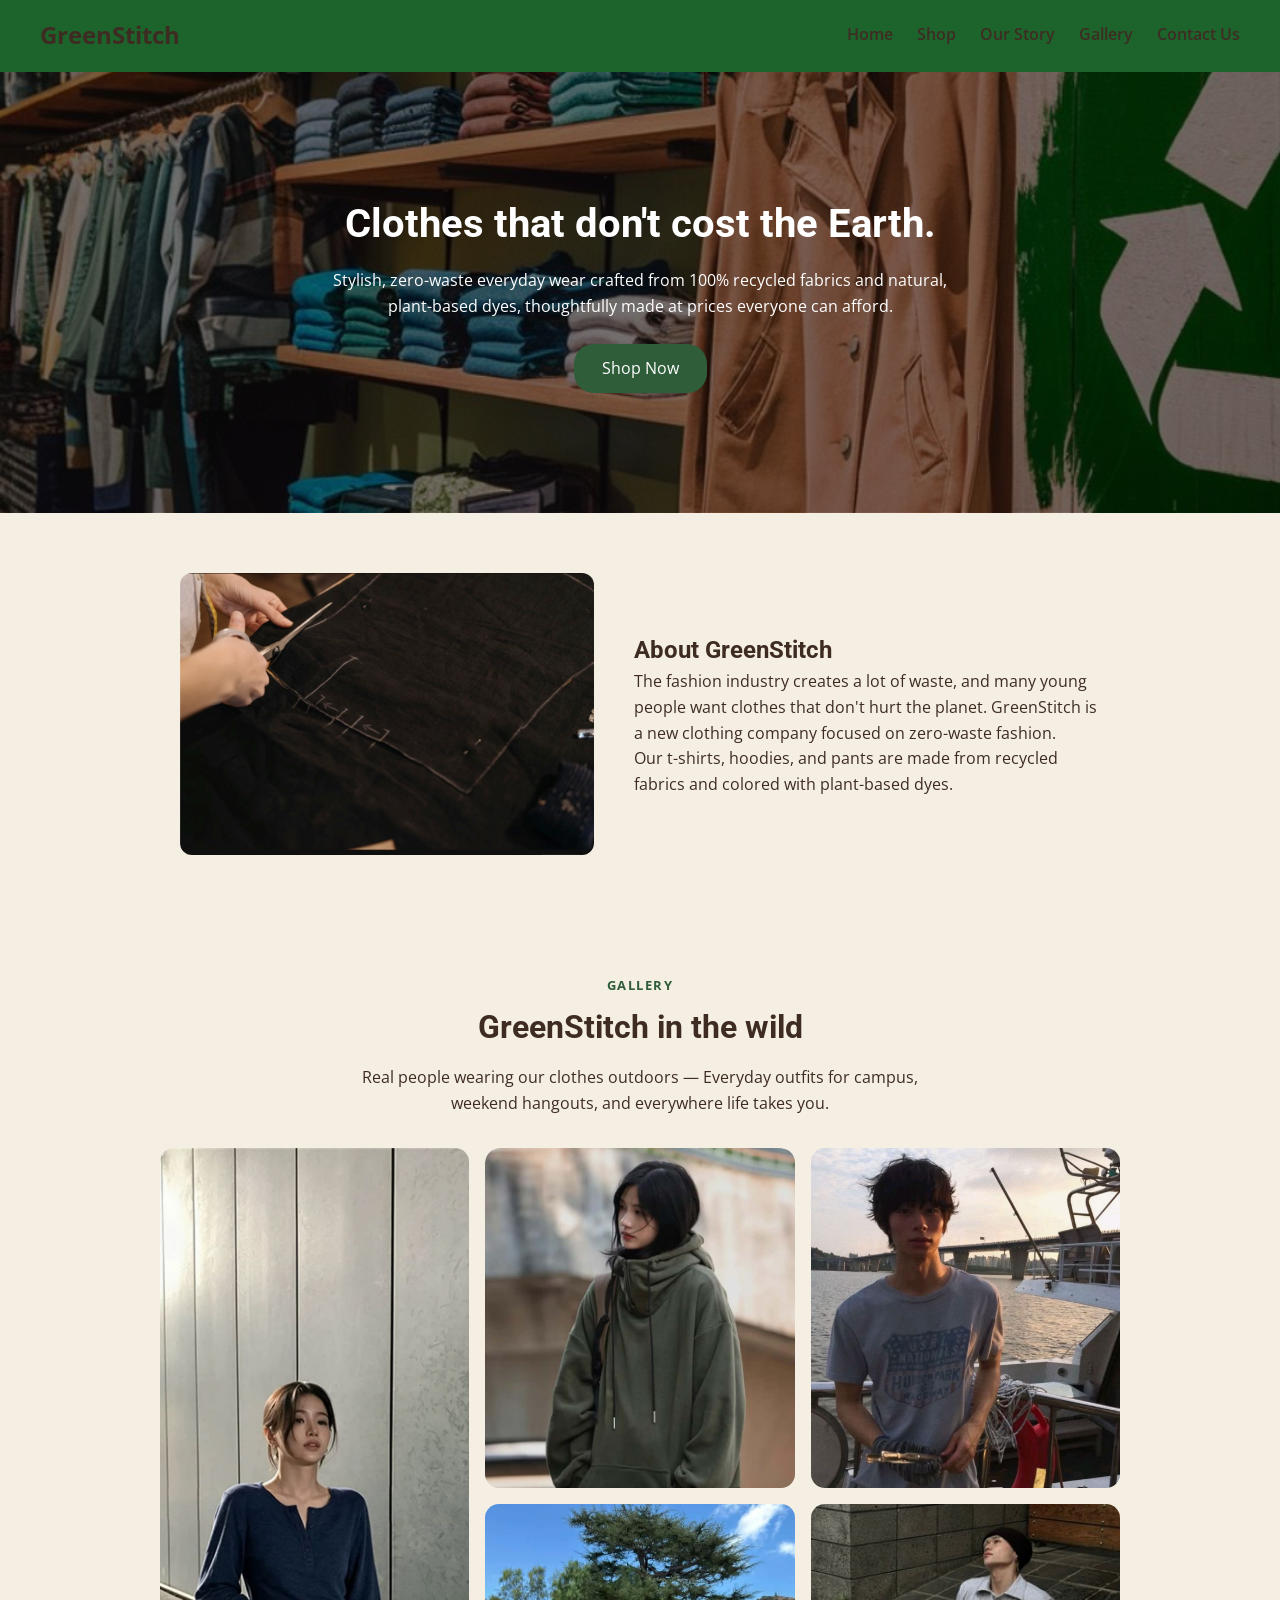
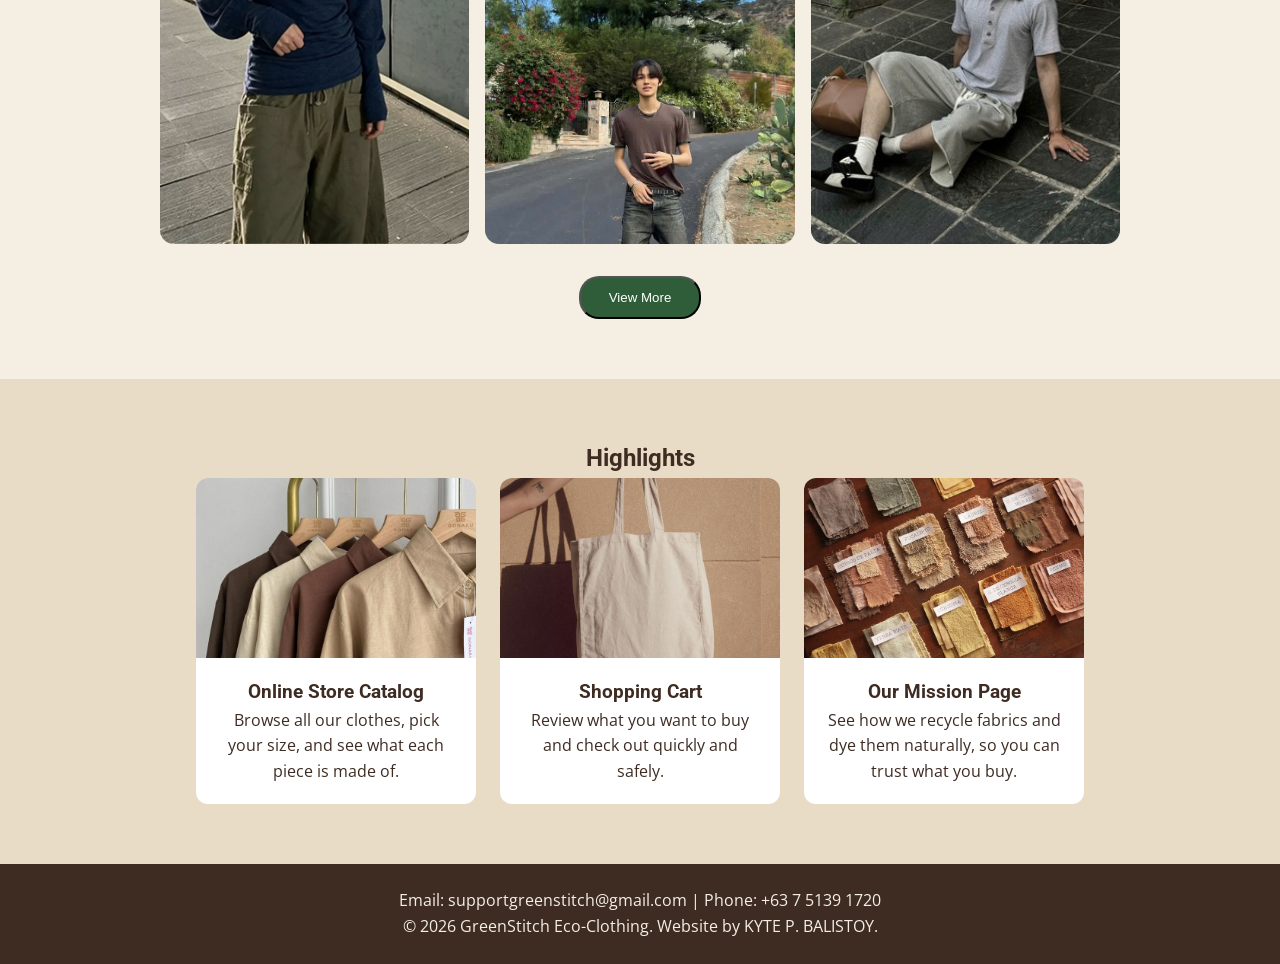
<file: index.html>
<!DOCTYPE html>
<html lang="en">

<head>
    <meta charset="UTF-8">
    <meta name="viewport" content="width=device-width, initial-scale=1.0">
    <title>GreenStitch | Eco-Friendly Clothing</title>
    <link href="https://fonts.googleapis.com/css2?family=Open+Sans:wght@400;600&family=Roboto:wght@500;700&display=swap"
        rel="stylesheet">
    <link rel="stylesheet" href="css/style.css">
</head>

<body>

    <!-- Header and Navigation -->
    <header>
        <a href="index.html" class="logo">GreenStitch</a>
        <nav>
            <ul>
                <li><a href="index.html">Home</a></li>
                <li><a href="#">Shop</a></li>
                <li><a href="#">Our Story</a></li>
                <li><a href="#">Gallery</a></li>
                <li><a href="#">Contact Us</a></li>
            </ul>
        </nav>
    </header>

    <main>

        <!-- Hero Section -->
        <section class="hero">
            <h1>Clothes that don't cost the Earth.</h1>
            <p>Stylish, zero-waste everyday wear crafted from 100% recycled fabrics and natural, plant-based dyes,
                thoughtfully made at prices everyone can afford.</p>
            <a href="#" class="button">Shop Now</a>
        </section>

        <!-- About Section -->
        <section class="about">
            <img src="images/about.jpg" alt="People dyeing fabric with flowers under a wooden shelter">
            <div class="about-text">
                <h2>About GreenStitch</h2>
                <p>The fashion industry creates a lot of waste, and many young people want clothes that don't hurt the
                    planet. GreenStitch is a new clothing company focused on zero-waste fashion.</p>
                <p>Our t-shirts, hoodies, and pants are made from recycled fabrics and colored with plant-based dyes.
                </p>
            </div>
        </section>

        <!-- GALLERY -->
        <section id="gallery">
            <div class="container">
                <p class="eyebrow">Gallery</p>
                <h2 class="section-title">GreenStitch in the wild</h2>
                <p class="section-intro">Real people wearing our clothes outdoors &mdash; Everyday outfits for campus,
                    weekend hangouts, and everywhere life takes you.</p>
                <div class="gallery-grid" id="galleryGrid">
                    <img class="tall" src="images/bluegirl.jpg" alt="girl wearing blue">
                    <img src="images/girlolive.jpg" alt="Girl wearing olive jacket">
                    <img src="images/messy.jpg" alt="messy boy">
                    <img src="images/sean.jpg" alt="Sean from cortis">
                    <img src="images/gray.jpg" alt="Boy wearing gray">

                    <!-- Hidden until View More is clicked -->
                    <img class="extra-gallery" src="images/black.jpg" alt="Classic recycled denim">
                    <img class="extra-gallery" src="images/blueboy.jpg" alt="Indigo straight-leg jeans">
                    <img class="extra-gallery" src="images/green.jpg" alt="boy wearing green">
                    <img class="extra-gallery" src="images/boywhite.jpg" alt="Clay bomber jacket">
                    <img class="extra-gallery" src="images/brownboy.jpg" alt="Sand graphic tee">
                    <img class="extra-gallery" src="images/cool.jpg" alt="cool guy">
                    <img class="extra-gallery" src="images/boyclay.jpg" alt="boy wearing gray">
                    <img class="extra-gallery" src="images/orange.jpg" alt="boy wearing orange">
                    <img class="extra-gallery" src="images/red.jpg" alt="boy wearing red">
                    <img class="extra-gallery" src="images/style.jpg" alt="stylish boy">
                    <img class="extra-gallery" src="images/white.jpg" alt="boy with white">
                    <img class="extra-gallery" src="images/guy.jpg" alt="guy">
                </div>
                <div class="gallery-actions">
                    <button type="button" class="button" id="viewMoreBtn">View More</button>
                </div>
            </div>
        </section>

        <!-- Highlights Section -->
        <section class="highlights">
            <h2>Highlights</h2>
            <div class="cards">
                <div class="card">
                    <img src="images/catalog.jpg" alt="Eco-friendly clothing catalog">
                    <div class="card-content">
                        <h3>Online Store Catalog</h3>
                        <p>Browse all our clothes, pick your size, and see what each piece is made of.</p>
                    </div>
                </div>
                <div class="card">
                    <img src="images/cart.jpg" alt="Simple online shopping cart">
                    <div class="card-content">
                        <h3>Shopping Cart</h3>
                        <p>Review what you want to buy and check out quickly and safely.</p>
                    </div>
                </div>
                <div class="card">
                    <img src="images/mission.jpg" alt="Natural plant-based fabric dyeing">
                    <div class="card-content">
                        <h3>Our Mission Page</h3>
                        <p>See how we recycle fabrics and dye them naturally, so you can trust what you buy.</p>
                    </div>
                </div>
            </div>
        </section>

    </main>

    <!-- Footer -->
    <footer>
        <p>Email: supportgreenstitch@gmail.com | Phone: +63 7 5139 1720</p>
        <p>&copy; 2026 GreenStitch Eco-Clothing. Website by KYTE P. BALISTOY.</p>
    </footer>

    <script>
        const viewMoreBtn = document.getElementById("viewMoreBtn");
        const galleryGrid = document.getElementById("galleryGrid");
        viewMoreBtn.addEventListener("click", () => {
            const isOpen = galleryGrid.classList.toggle("show-all");
            viewMoreBtn.textContent = isOpen ? "View Less" : "View More";
        });
    </script>

</body>

</html>
</file>
<file: css/style.css>
* {
    box-sizing: border-box;
    margin: 0;
    padding: 0;
}

/* Colors and fonts from the Visual Style in the proposal */
body {
    font-family: "Open Sans", sans-serif;
    background-color: #f5efe3;
    color: #3e2c23;
    margin: 0;
    line-height: 1.6;
}

h1,
h2,
h3 {
    font-family: "Roboto", sans-serif;
}

/* Fixed Header and Navigation */
header {
    position: sticky;
    top: 0;
    z-index: 1000;
    display: flex;
    justify-content: space-between;
    align-items: center;
    padding: 16px 40px;
    background-color: #1d642c;
    border-bottom: 2px solid #1d642c;
}

.logo {
    color: #3e2c23;
    font-size: 24px;
    font-weight: bold;
    text-decoration: none;
}

nav ul {
    display: flex;
    gap: 24px;
    list-style: none;
    margin: 0;
    padding: 0;
}

nav a {
    color: #3e2c23;
    font-weight: 600;
    text-decoration: none;
}

nav a:hover {
    color: #2f5d3a;
    text-decoration: underline;
}

/* Hero */
.hero {
    background-color: #2f5d3a;
    background-image: linear-gradient(rgba(0, 0, 0, 0.5), rgba(0, 0, 0, 0.5)), url("../images/main.jpg");
    background-size: cover;
    background-position: center;
    color: rgb(255, 255, 255);
    text-align: center;
    padding: 120px 20px;
}

.hero h1 {
    font-size: 40px;
    margin-bottom: 12px;
}

.hero p {
    max-width: 650px;
    margin: 0 auto 24px auto;
}

.button {
    display: inline-block;
    background-color: #2f5d3a;
    color: white;
    padding: 12px 28px;
    border-radius: 20px;
    text-decoration: none;
}

.button:hover {
    background-color: #23472b;
}

/* About (Image on Left, Text on Right) */
.about {
    display: flex;
    align-items: center;
    gap: 40px;
    max-width: 960px;
    margin: 0 auto;
    padding: 60px 20px;
}

.about img {
    width: 45%;
    border-radius: 12px;
    object-fit: cover;
}

.about-text {
    width: 55%;
}

/* Highlights (Image on Top, Text on Bottom) */
.highlights {
    background-color: #e8dcc6;
    padding: 60px 20px;
    text-align: center;
}

/* Gallery Section */
#gallery {
    padding: 60px 20px;
    text-align: center;
    background: var(--white);
}

#gallery .container {
    max-width: 960px;
    margin: 0 auto;
}

.eyebrow {
    color: #2f5d3a;
    font-weight: 700;
    text-transform: uppercase;
    letter-spacing: 1.5px;
    font-size: 13px;
    margin-bottom: 6px;
}

.section-title {
    font-size: 32px;
    margin: 0 0 12px 0;
}

.section-intro {
    max-width: 620px;
    margin: 0 auto 32px auto;
}

.gallery-grid {
    display: grid;
    grid-template-columns: repeat(3, 1fr);
    grid-auto-rows: 340px;
    gap: 16px;
    margin-bottom: 32px;
}

.gallery-grid img {
    width: 100%;
    height: 100%;
    object-fit: cover;
    object-position: top center;
    border-radius: 14px;
}

.gallery-grid img.extra-gallery {
    display: none;
}

.gallery-grid.show-all img.extra-gallery {
    display: block;
}

.gallery-actions {
    text-align: center;
    margin-top: 32px;
}

.gallery-grid img.tall {
    grid-row: span 2;
}


.cards {
    display: flex;
    gap: 24px;
    justify-content: center;
    flex-wrap: wrap;
}

.card {
    background-color: white;
    border-radius: 12px;
    max-width: 280px;
    overflow: hidden;
    display: flex;
    flex-direction: column;
}

.card img {
    width: 100%;
    height: 180px;
    object-fit: cover;
}

.card-content {
    padding: 20px;
}

/* Footer */
footer {
    background-color: #3e2c23;
    color: #f5efe3;
    text-align: center;
    padding: 24px;
}
</file>
